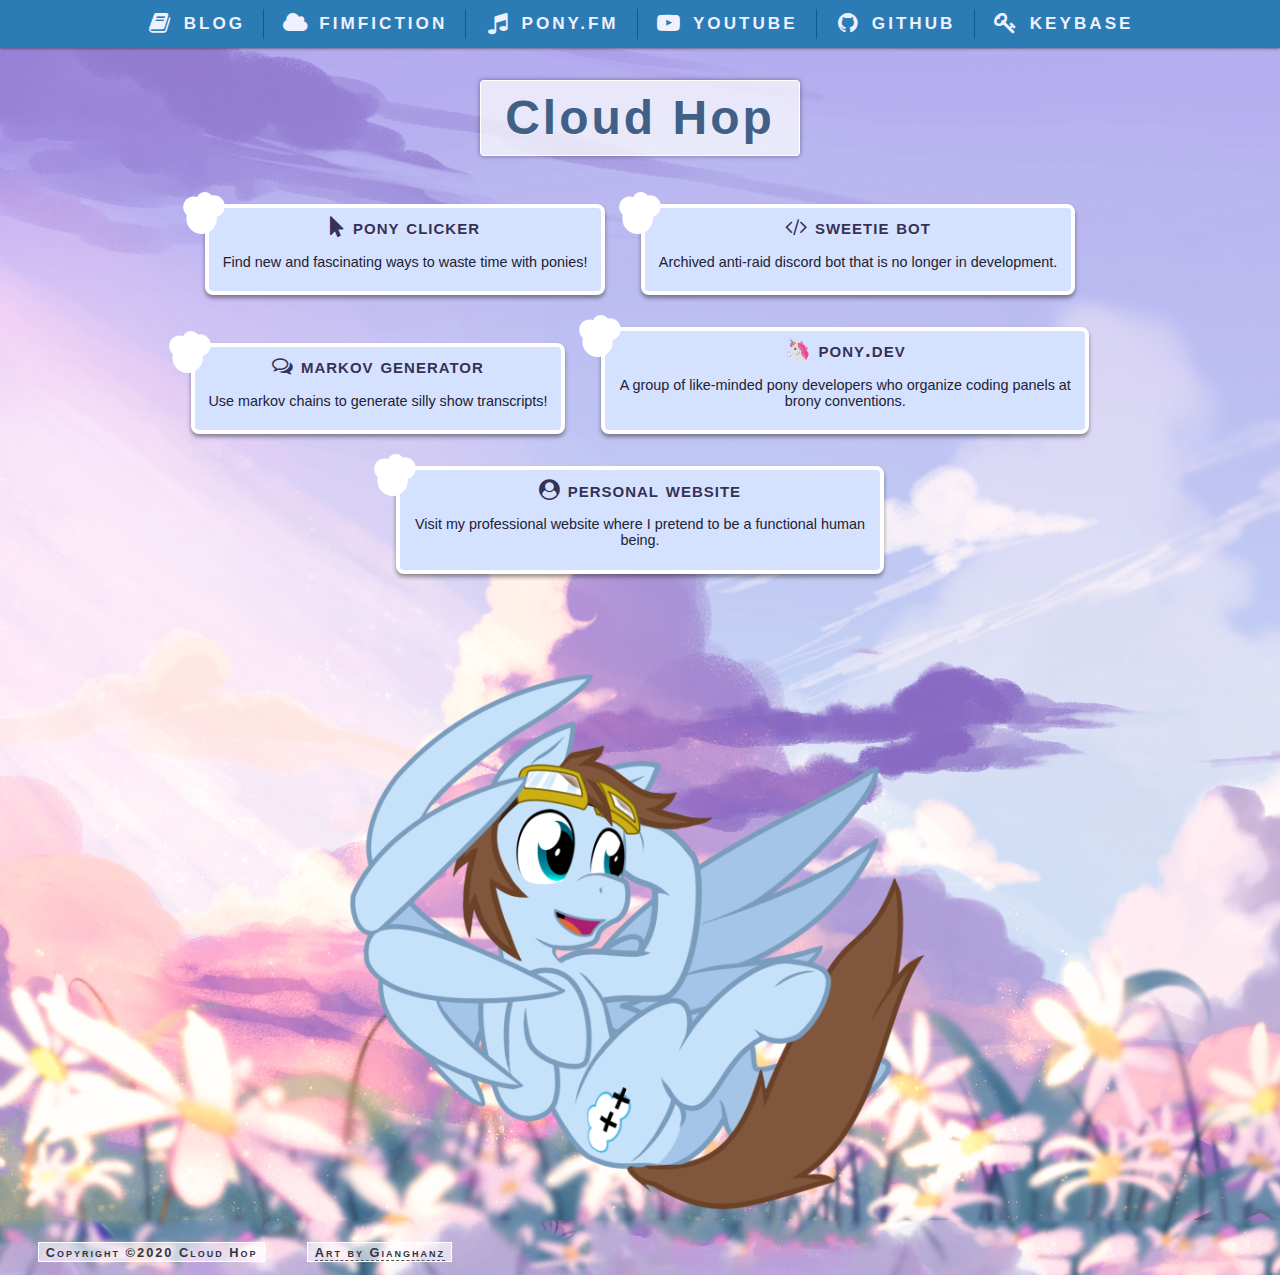
<file: index.html>
<!DOCTYPE html>
<html>
<head>
<title>Cloud Hop</title>
<meta charset="utf-8" />
<meta name="description" content="Games, music, coding and ranting. Home of Pony Clicker and the Sweetie Bot anti-spam bot for discord." />
<meta name="copyright" content="Copyright (c)2020 Erik McClure" />
	<meta http-equiv="X-UA-Compatible" content="IE=Edge" />
  <meta name="keywords" content="games, music, code, cloud hop, C++, pony clicker, sweetie bot, anti-spam, discord, pony.dev, blog, bandcamp">
<meta name="viewport" content="width=device-width, initial-scale=1.0" />
<link rel="apple-touch-icon" href="/favicon.ico" />
  <link rel="shortcut icon" type="image/x-icon" href="./favicon.ico" />
	<link rel="stylesheet" href="./cloudhop.css">
  <link rel="stylesheet" href="./css/font-awesome.min.css">
  <link rel="canonical" href="http://cloudhop.horse"/>

  <meta property="og:title" content="Cloud Hop" />
  <meta property="og:type" content="website" />
  <meta property="og:description" content="Games, music, coding and ranting. Home of Pony Clicker and the Sweetie Bot anti-spam bot for discord." />
  <meta property="og:url" content="http://cloudhop.horse" />
  <meta property="og:keywords" content="games, music, code, cloud hop, C++, pony clicker, sweetie bot, anti-spam, discord,  pony.dev, blog, bandcamp" />
  <meta property="og:image" content="http://cloudhop.horse/cloud-flop.png" />
  <meta property="og:locale" content="en-US" />
    
  <meta name="twitter:card" content="summary">
  <meta name="twitter:site" content="@erikmcclure0173">
  <meta name="twitter:title" content="Cloud Hop">
  <meta name="twitter:description" content="Games, music, coding and ranting. Home of Pony Clicker and the Sweetie Bot anti-spam bot for discord.">
  <meta name="twitter:image" content="http://cloudhop.horse/cloud-flop.png" />
</head>
<body>
<nav>
  <ul>
    <li><a href="https://erikmcclure.com/blog/" title="Blog"><i class="fa fa-book fa-fw fa-lg"></i> <p>BLOG</p></a>
    </li><li><a href="https://www.fimfiction.net/user/98058/Cloud+Hop" title="Fimfiction"><i class="fa fa-cloud fa-fw fa-lg"></i> <p>FIMFICTION</p></a>
    </li><li><a href="https://pony.fm/cloud-hop" title="Pony.fm"><i class="fa fa-music fa-fw fa-lg"></i> <p>PONY.FM</p></a>
    </li><li><a href="https://www.youtube.com/channel/UCEewuptHnu-thi16K7K2_Nw" title="Youtube"><i class="fa fa-youtube-play fa-fw fa-lg"></i> <p>YOUTUBE</p></a>
    </li><li><a href="https://github.com/erikmcclure" title="Github"><i class="fa fa-github fa-fw fa-lg"></i> <p>GITHUB</p></a>
    </li><li><a href="https://keybase.io/erikmcclure" title="Keybase"><i class="fa fa-key fa-fw fa-lg"></i> <p>KEYBASE</p></a></li>
  </ul>
</nav>
<div class="wrap">
<header><h1>Cloud Hop</h1></header>
<main>
  <ul>
    <li><a href="https://erikmcclure.com/PonyClicker/ponyclicker.html" title="Pony Clicker"><b><i class="fa fa-mouse-pointer"></i> pony clicker</b><p>Find new and fascinating ways to waste time with ponies!</p></a></li>
    <li><a href="https://github.com/erikmcclure/sweetiebot" title="Sweetie Bot"><b><i class="fa fa-code"></i> sweetie bot</b><p>Archived anti-raid discord bot that is no longer in development.</p></a></li>
    <li><a href="https://erikmcclure.com/mlpmarkov/" title="MLP Markov Generator"><b><i class="fa fa-comments-o"></i> markov generator</b><p>Use markov chains to generate silly show transcripts!</p></a></li>
    <li><a href="http://pony.dev" title="pony.dev"><b>🦄 pony.dev</b><p>A group of like-minded pony developers who organize coding panels at brony conventions.</p></a></li>
    <li><a href="https://erikmcclure.com/" title="Personal Website"><b><i class="fa fa-user-circle"></i> personal website</b><p>Visit my professional website where I pretend to be a functional human being.</p></a></li>
  </ul>
<div class="cloudhop">
  <img src="./cloud-flop.png" alt="Cloud Hop" />
  </div>
</main>
<footer>Copyright &copy;2020 Cloud Hop</footer>
<footer><a href="http://erikmcclure.deviantart.com/art/flowers-and-stuff-687978875">Art by Gianghanz</a></footer>
</div>
</body>
</html>
</file>
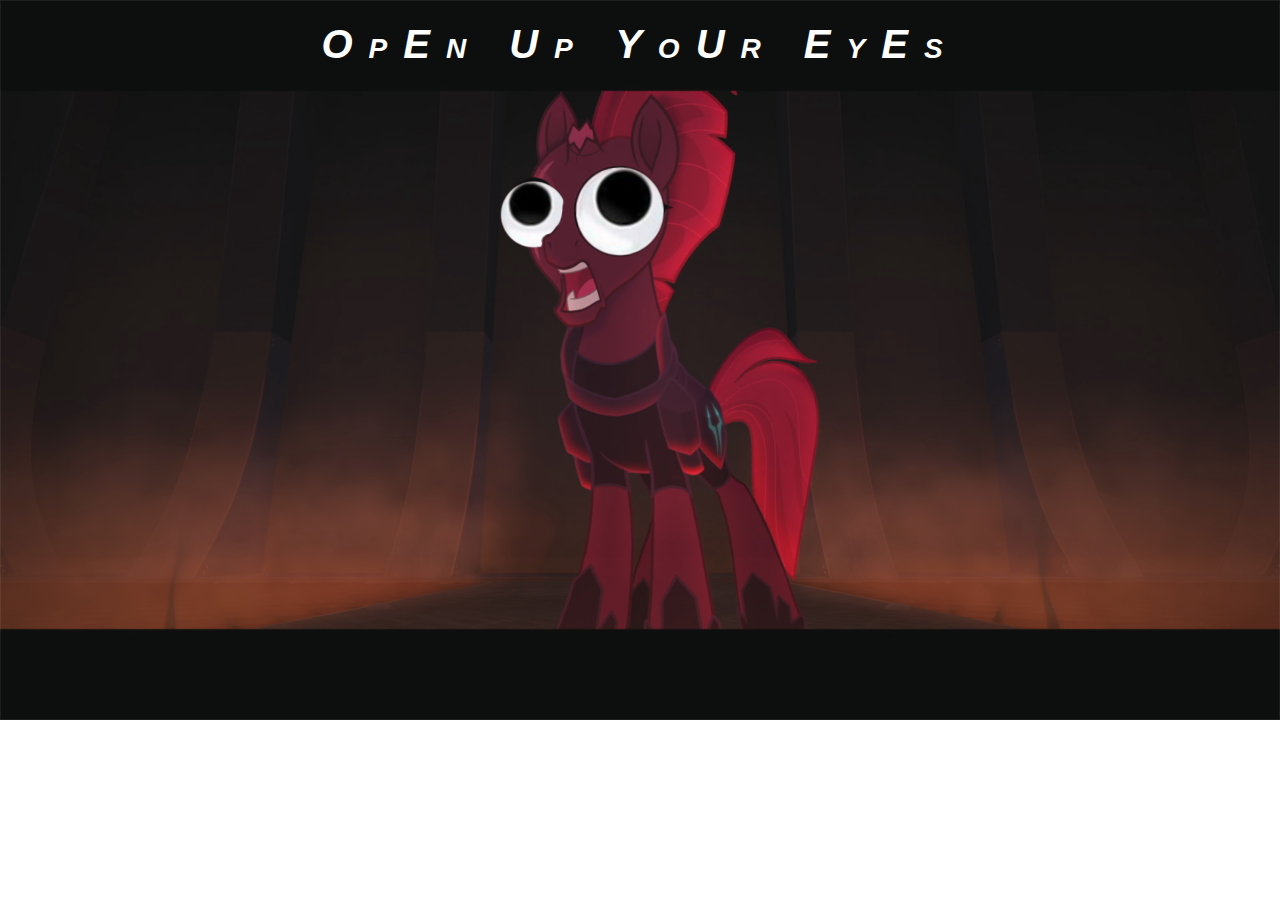
<file: openupyoureyes/index.html>
<html>
<head>
<title>O p E n   U p   Y o U r   E y E s</title>
<meta charset="utf-8" />
<meta name="description" content="O p E N   U p   Y o U r   E y E s" />
<meta name="copyright" content="Why the fuck would I copyright this" />
	<meta http-equiv="X-UA-Compatible" content="IE=Edge" />
  <meta name="keywords" content="mlp, my little pony, brony, open up your eyes, meme, stupid, eyes, googly, googly eyes, spin">
<meta name="viewport" content="width=device-width, initial-scale=1.0" />
<link rel="apple-touch-icon" href="favicon.ico" />
  <link rel="shortcut icon" type="image/x-icon" href="favicon.ico" />
  <link rel="canonical" href="http://cloudhop.horse/openupyoureyes/">

  <meta property="og:title" content="O p E N   U p   Y o U r   E y E s" />
  <meta property="og:type" content="website" />
  <meta property="og:description" content="O p E N   U p   Y o U r   E y E s" />
  <meta property="og:url" content="http://cloudhop.horse/openupyoureyes/" />
  <meta property="og:keywords" content="mlp, my little pony, brony, open up your eyes, meme, stupid, eyes, googly, googly eyes, spin" />
  <meta property="og:image" content="http://cloudhop.horse/openupyoureyes/openupyoureyes_thumb.png" />
  <meta property="og:locale" content="en-US" />
    
  <meta name="twitter:card" content="summary">
  <meta name="twitter:title" content="O p E N   U p   Y o U r   E y E s">
  <meta name="twitter:description" content="O p E N   U p   Y o U r   E y E s">
  <meta name="twitter:image" content="http://cloudhop.horse/openupyoureyes/openupyoureyes_thumb.png" />
  <style>
  html, body { margin:0; padding:0; overflow:hidden;color:#fff;font-size:16px; }
  </style>
</head>
<body>
<img id="l" src="openupyoureyes_1.png" alt="" width="100%" style="position:absolute;transform-origin: 41.679% 29.722%;"/>
<img id="r" src="openupyoureyes_2.png" alt="" width="100%" style="position:absolute;transform-origin: 48.398% 29.346%;"/>
<img src="openupyoureyes_base.png" alt="" width="100%" style="position:absolute;"/>
<div id="wrap" style="position:absolute;width:100%;"><div style="text-align:center;position:absolute;font: 900 small-caps italic 5em/2.2em Georgia, sans-serif;letter-spacing:16px;width:100%;">OpEn Up YoUr EyEs</div></div>
<audio autoplay loop><source src="openupyoureyes.mp3" type="audio/mp3"></audio>

<script>
"use strict"
var l = document.getElementById('l');
var r = document.getElementById('r');
var wrap = document.getElementById('wrap');
var pi2 = Math.PI*2;

function spin(t) {
  var rot = (t/240)%pi2;
  l.style.transform = 'rotate(' + (rot) + 'rad)';
  r.style.transform = 'rotate(' + (-rot) + 'rad)';
  window.requestAnimationFrame(spin);
}

function doResize() {
  var ratio = (window.innerWidth/2560)*100;
  wrap.style.fontSize = ratio + "%";
}

doResize();
window.addEventListener("resize", doResize);
window.requestAnimationFrame(spin);
</script>
</body>
</html>
</file>
<file: cloudhop.css>
body {
  padding: 0;
  margin: 0;
  font-size: 16px;
  background-color: #c4d1f3;
  background-color: linear-gradient(0deg, #c4d1f3, #d0bff3);
  background-image: url('bg.jpg');
  background-position: 0 2.5em;
  min-width: 300px;
}
nav {
  background: #2b7bb5;
	font: 700 small-caps 1.07rem "Open Sans", Helvetica, Arial, sans-serif;
  letter-spacing: 3px;
  text-align: center;
  box-shadow: 0 0 3px #334;
}
nav p {
  padding: 0;
  margin: 0;
  display: inline;
}
nav ul {
  margin: 0 auto;
  padding: 0.5em 0;
}
nav ul li {
  display: inline-block;
  list-style: none;
  border-left: 1px #0b5b95 solid;
  padding: 0 0.25em;
}
nav ul li:first-child {
  border-left: 0;
}
nav ul li a {
  display: inline-block;
  color: #F0F0FF;
  text-decoration: none;
  border-radius: 6px;
  padding: 0.25em 0.75em;
  border: 1px transparent solid;
  box-shadow: 0px 0px 1px transparent;
}
nav ul li a:hover {
  color: #FFF;
  border: 1px #55AAFF solid;
  box-shadow: 0px 0px 1px #003;
  background: #3585c0;
}

.wrap {
	max-width:1650px;
	margin: 0 auto;
}
header {
  position:absolute;
  width: 800px;
  text-align:center;
}
h1 {
  display:inline-block;
	font: 700 3rem "Lucida grande", Helvetica, Arial, sans-serif;
  letter-spacing: 3px;
  color: #406088;
  background: rgba(255,255,255,0.7);
  padding: 0.2em 0.5em;
  border-radius: 4px;
  border: 1px solid #fff;
  text-shadow: 1px 1px #eeeef0;
  box-shadow: 0 0 5px rgba(0,0,0,0.4);
}
main {
  padding-bottom: 3em;
}
main ul {
  float: right;
  position: relative;
  padding: 0 5% 0 0;
}
main ul li {
  position: relative;
  list-style: none;
  margin: 2rem 1rem 0 0;
  background: #d4e1ff;
  border-radius: 0.5rem;
  border: 4px solid #fff;
  margin-right: 10rem;
  max-width: 30rem;
  transform: translateY(0px);
  transition: transform 0.1s;
  box-shadow: 0 3px 4px rgba(0,0,0,0.4);
}
main ul li:nth-child(odd) {
  margin-left: 10em;
  margin-right: 0em;
}
main ul li:before {
  position:absolute;
  content: url('cloud.svg');
  top: -16px;
  left: -26px;
}

main ul li a {
  display: inline-block;
  padding: 0.5em 0.95em;
  color: #223;
  text-decoration: none;
	font: 0.9rem "Open Sans", Helvetica, Arial, sans-serif;
}
main ul li a b {
	font: 700 small-caps 1.3rem "Open Sans", Helvetica, Arial, sans-serif;
  letter-spacing: 1px;
  color: #335;
  text-shadow: 1px 1px 0 #e4e4ff;
}
main ul li:hover {
  transform: translateY(-4px);
  background: #d9e9ff;
}
main ul li:hover a b {
  text-shadow: 1px 1px 0 #f4f4ff;
}
@keyframes cloudhover {
    0%   {transform: translateY(0px);}
    50% {transform: translateY(30px);}
    100% {transform: translateY(0px);}
}

main .cloudhop {
  display:inline-block;
  position:relative;
  left: 5%;
  padding-top: 100px;
}

main .cloudhop img {
  width: 600px;
  transform: translateY(50px);
  animation-name: cloudhover;
  animation-duration: 4s;
  animation-iteration-count: infinite;
}

footer {
  display: inline-block;
  border: 1px solid #FFF;
  background: rgba(255,255,255,0.6);
  color: #334;
	font: 700 small-caps 0.8rem "Open Sans", Helvetica, Arial, sans-serif;
  letter-spacing:2px;
  padding: 0.15em 0.5em;
  margin: 0 0 1em 3em;
}
footer a:link {
  color: #334;
  border-bottom: 1px dashed #555;
  text-decoration: none;  
}
@media (max-width: 1350px) {
main ul {
  float:none;
  margin: 0 auto;
  padding: 0;
  text-align: center;
}
main ul li {
  display: inline-block;
}
main ul li, main ul li:nth-child(odd) {
  margin: 1em;
}
main .cloudhop {
  display:block;
  left: 0;
  text-align: center;
  padding-top: 0px;
}
header {
  position:relative;
  width:100%;
}
}

@media (max-width: 1050px) {
nav .fa {
    display: none;
}
main .cloudhop {
  padding-bottom: 20px;
}
}

@media (max-width: 850px) {
  nav .fa {
    display:inline-block;
    padding-top: 0.25em;
    padding-bottom: 0.25em;
  }
  nav ul {
    padding: 0.1em 0;
  }
  nav p {
    display: none;
  }
}
@media (max-width: 620px) {
main .cloudhop img {
  width: 300px;
}

main {
  padding-bottom: 1em;
}
}
@media (max-width: 420px) {
  nav ul li a {
    padding: 0.25em 0.25em;
  }
h1 {
  display:block;
  padding: 0.2em 0;
  border-left: 0;
  border-right: 0;
  border-radius: 0;
}
}
</file>
